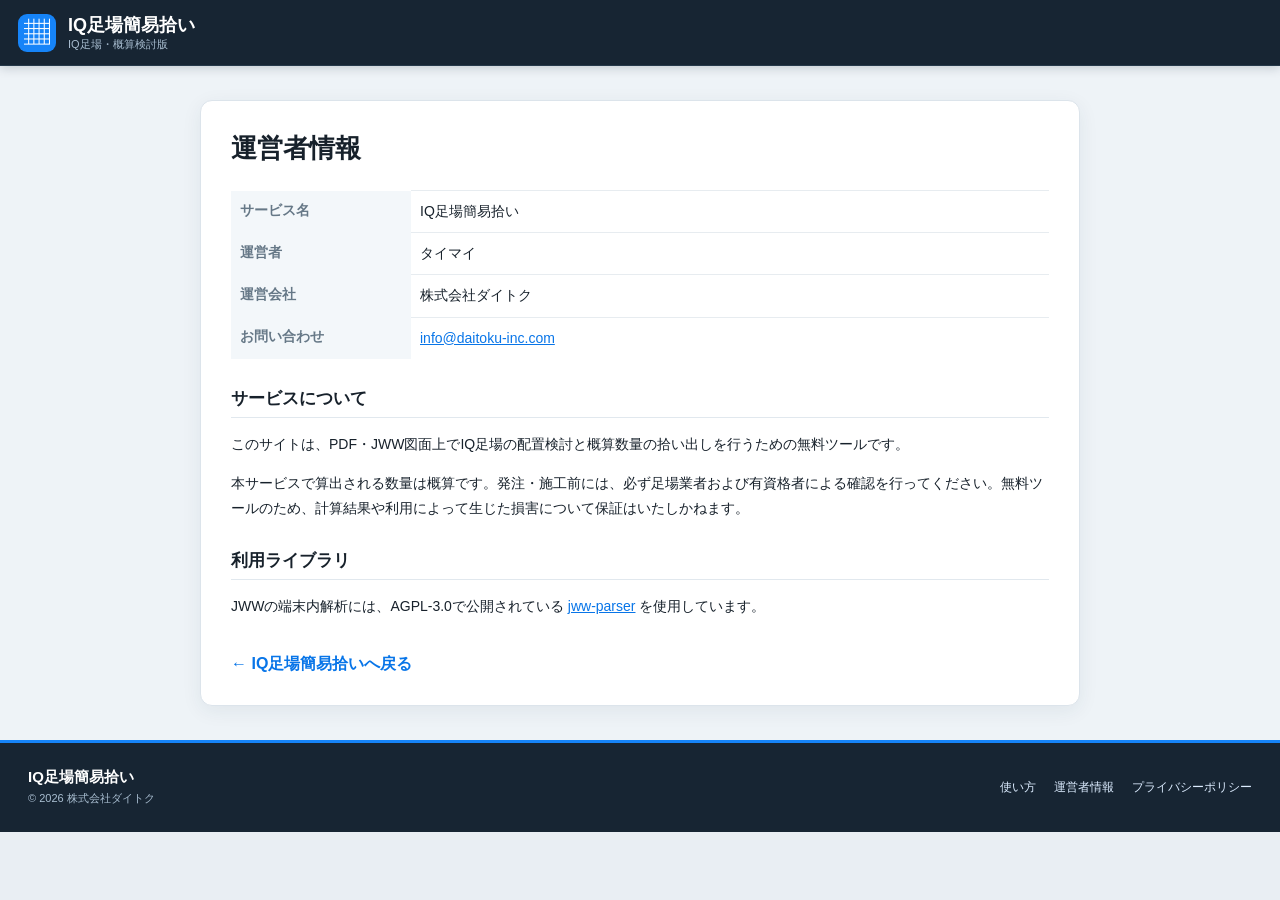
<file: operator.html>
<!doctype html>
<html lang="ja">
<head>
  <meta charset="UTF-8">
  <meta name="viewport" content="width=device-width,initial-scale=1">
  <meta name="description" content="IQ足場簡易拾いの運営者情報">
  <title>運営者情報｜IQ足場簡易拾い</title>
  <link rel="stylesheet" href="./style.css?v=32">
</head>
<body class="legal-body">
  <header class="topbar">
    <div class="brand-mark">▦</div>
    <div class="brand"><h1>IQ足場簡易拾い</h1><span>IQ足場・概算検討版</span></div>
  </header>
  <main class="legal-main">
    <h1>運営者情報</h1>
    <table>
      <tbody>
        <tr><th>サービス名</th><td>IQ足場簡易拾い</td></tr>
        <tr><th>運営者</th><td>タイマイ</td></tr>
        <tr><th>運営会社</th><td>株式会社ダイトク</td></tr>
        <tr><th>お問い合わせ</th><td><a href="mailto:info@daitoku-inc.com">info@daitoku-inc.com</a></td></tr>
      </tbody>
    </table>
    <h2>サービスについて</h2>
    <p>このサイトは、PDF・JWW図面上でIQ足場の配置検討と概算数量の拾い出しを行うための無料ツールです。</p>
    <p>本サービスで算出される数量は概算です。発注・施工前には、必ず足場業者および有資格者による確認を行ってください。無料ツールのため、計算結果や利用によって生じた損害について保証はいたしかねます。</p>
    <h2>利用ライブラリ</h2>
    <p>JWWの端末内解析には、AGPL-3.0で公開されている <a href="https://github.com/ArchivierteRepositories/jww-parser" target="_blank" rel="noopener">jww-parser</a> を使用しています。</p>
    <a class="back-link" href="./">← IQ足場簡易拾いへ戻る</a>
  </main>
  <footer class="page-footer">
    <div><strong>IQ足場簡易拾い</strong><span>© 2026 株式会社ダイトク</span></div>
    <nav><a href="./tutorial.html">使い方</a><a href="./operator.html">運営者情報</a><a href="./privacy.html">プライバシーポリシー</a></nav>
  </footer>
</body>
</html>
</file>
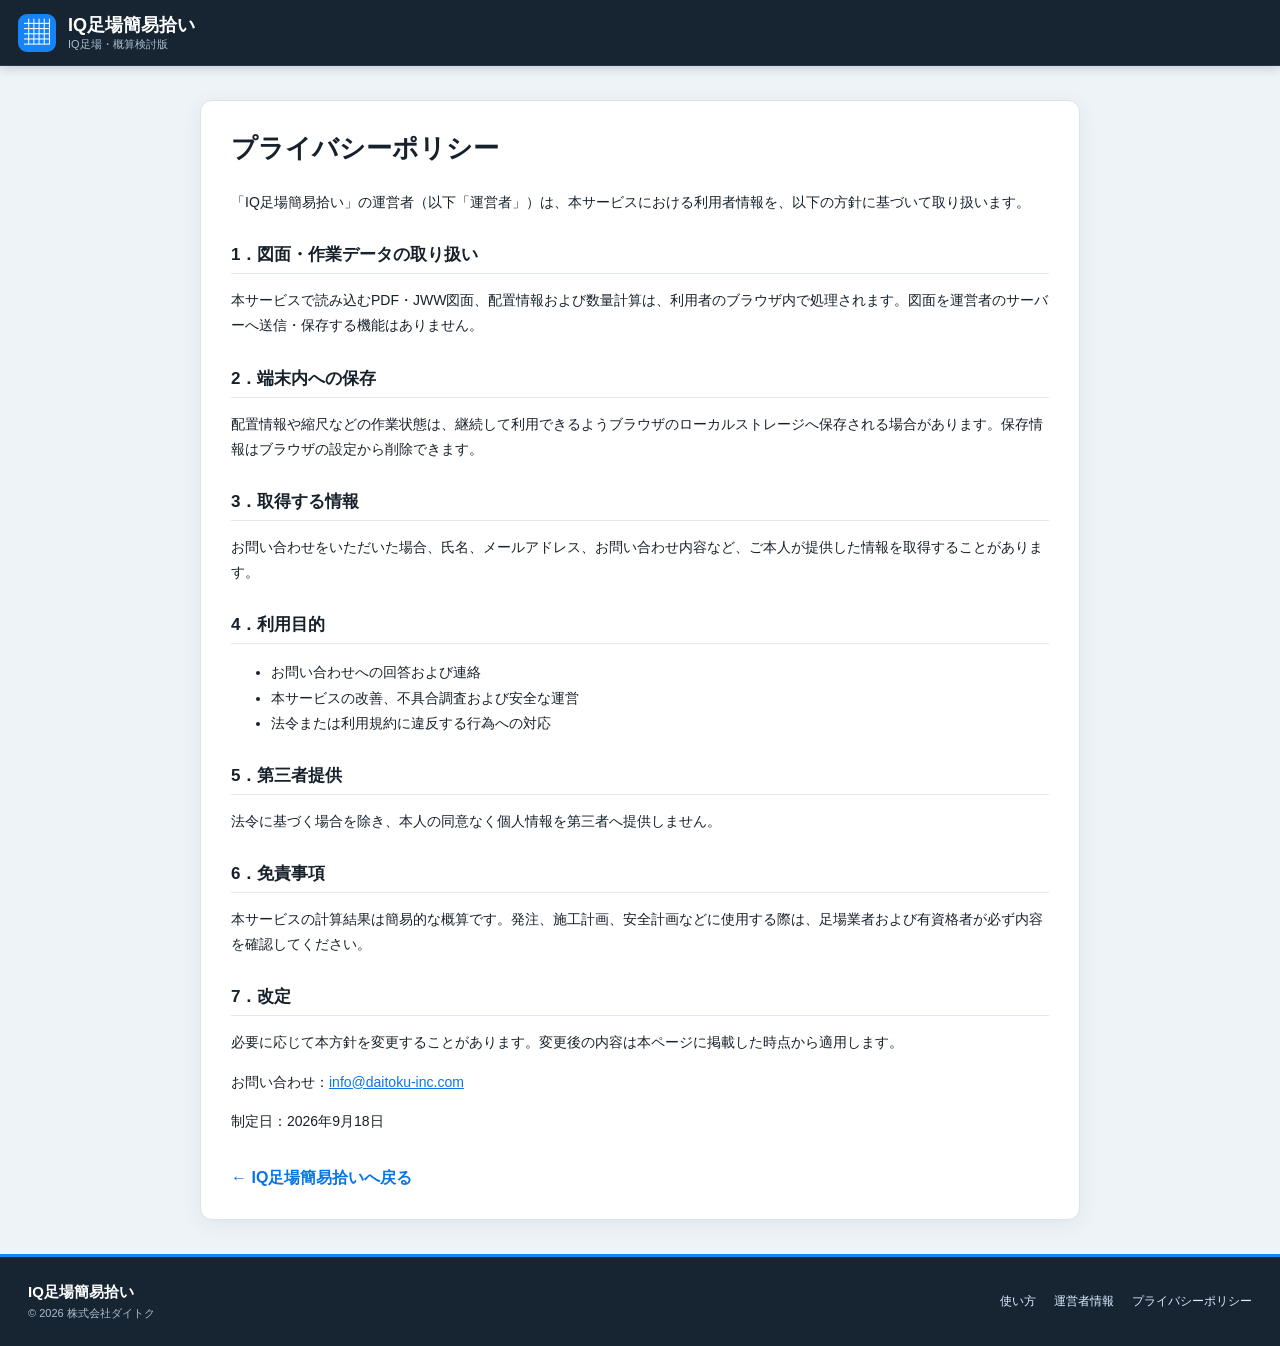
<file: privacy.html>
<!doctype html>
<html lang="ja">
<head>
  <meta charset="UTF-8">
  <meta name="viewport" content="width=device-width,initial-scale=1">
  <meta name="description" content="IQ足場簡易拾いのプライバシーポリシー">
  <title>プライバシーポリシー｜IQ足場簡易拾い</title>
  <link rel="stylesheet" href="./style.css?v=32">
</head>
<body class="legal-body">
  <header class="topbar">
    <div class="brand-mark">▦</div>
    <div class="brand"><h1>IQ足場簡易拾い</h1><span>IQ足場・概算検討版</span></div>
  </header>
  <main class="legal-main">
    <h1>プライバシーポリシー</h1>
    <p>「IQ足場簡易拾い」の運営者（以下「運営者」）は、本サービスにおける利用者情報を、以下の方針に基づいて取り扱います。</p>

    <h2>1．図面・作業データの取り扱い</h2>
    <p>本サービスで読み込むPDF・JWW図面、配置情報および数量計算は、利用者のブラウザ内で処理されます。図面を運営者のサーバーへ送信・保存する機能はありません。</p>

    <h2>2．端末内への保存</h2>
    <p>配置情報や縮尺などの作業状態は、継続して利用できるようブラウザのローカルストレージへ保存される場合があります。保存情報はブラウザの設定から削除できます。</p>

    <h2>3．取得する情報</h2>
    <p>お問い合わせをいただいた場合、氏名、メールアドレス、お問い合わせ内容など、ご本人が提供した情報を取得することがあります。</p>

    <h2>4．利用目的</h2>
    <ul>
      <li>お問い合わせへの回答および連絡</li>
      <li>本サービスの改善、不具合調査および安全な運営</li>
      <li>法令または利用規約に違反する行為への対応</li>
    </ul>

    <h2>5．第三者提供</h2>
    <p>法令に基づく場合を除き、本人の同意なく個人情報を第三者へ提供しません。</p>

    <h2>6．免責事項</h2>
    <p>本サービスの計算結果は簡易的な概算です。発注、施工計画、安全計画などに使用する際は、足場業者および有資格者が必ず内容を確認してください。</p>

    <h2>7．改定</h2>
    <p>必要に応じて本方針を変更することがあります。変更後の内容は本ページに掲載した時点から適用します。</p>
    <p>お問い合わせ：<a href="mailto:info@daitoku-inc.com">info@daitoku-inc.com</a></p>
    <p>制定日：2026年9月18日</p>
    <a class="back-link" href="./">← IQ足場簡易拾いへ戻る</a>
  </main>
  <footer class="page-footer">
    <div><strong>IQ足場簡易拾い</strong><span>© 2026 株式会社ダイトク</span></div>
    <nav><a href="./tutorial.html">使い方</a><a href="./operator.html">運営者情報</a><a href="./privacy.html">プライバシーポリシー</a></nav>
  </footer>
</body>
</html>
</file>
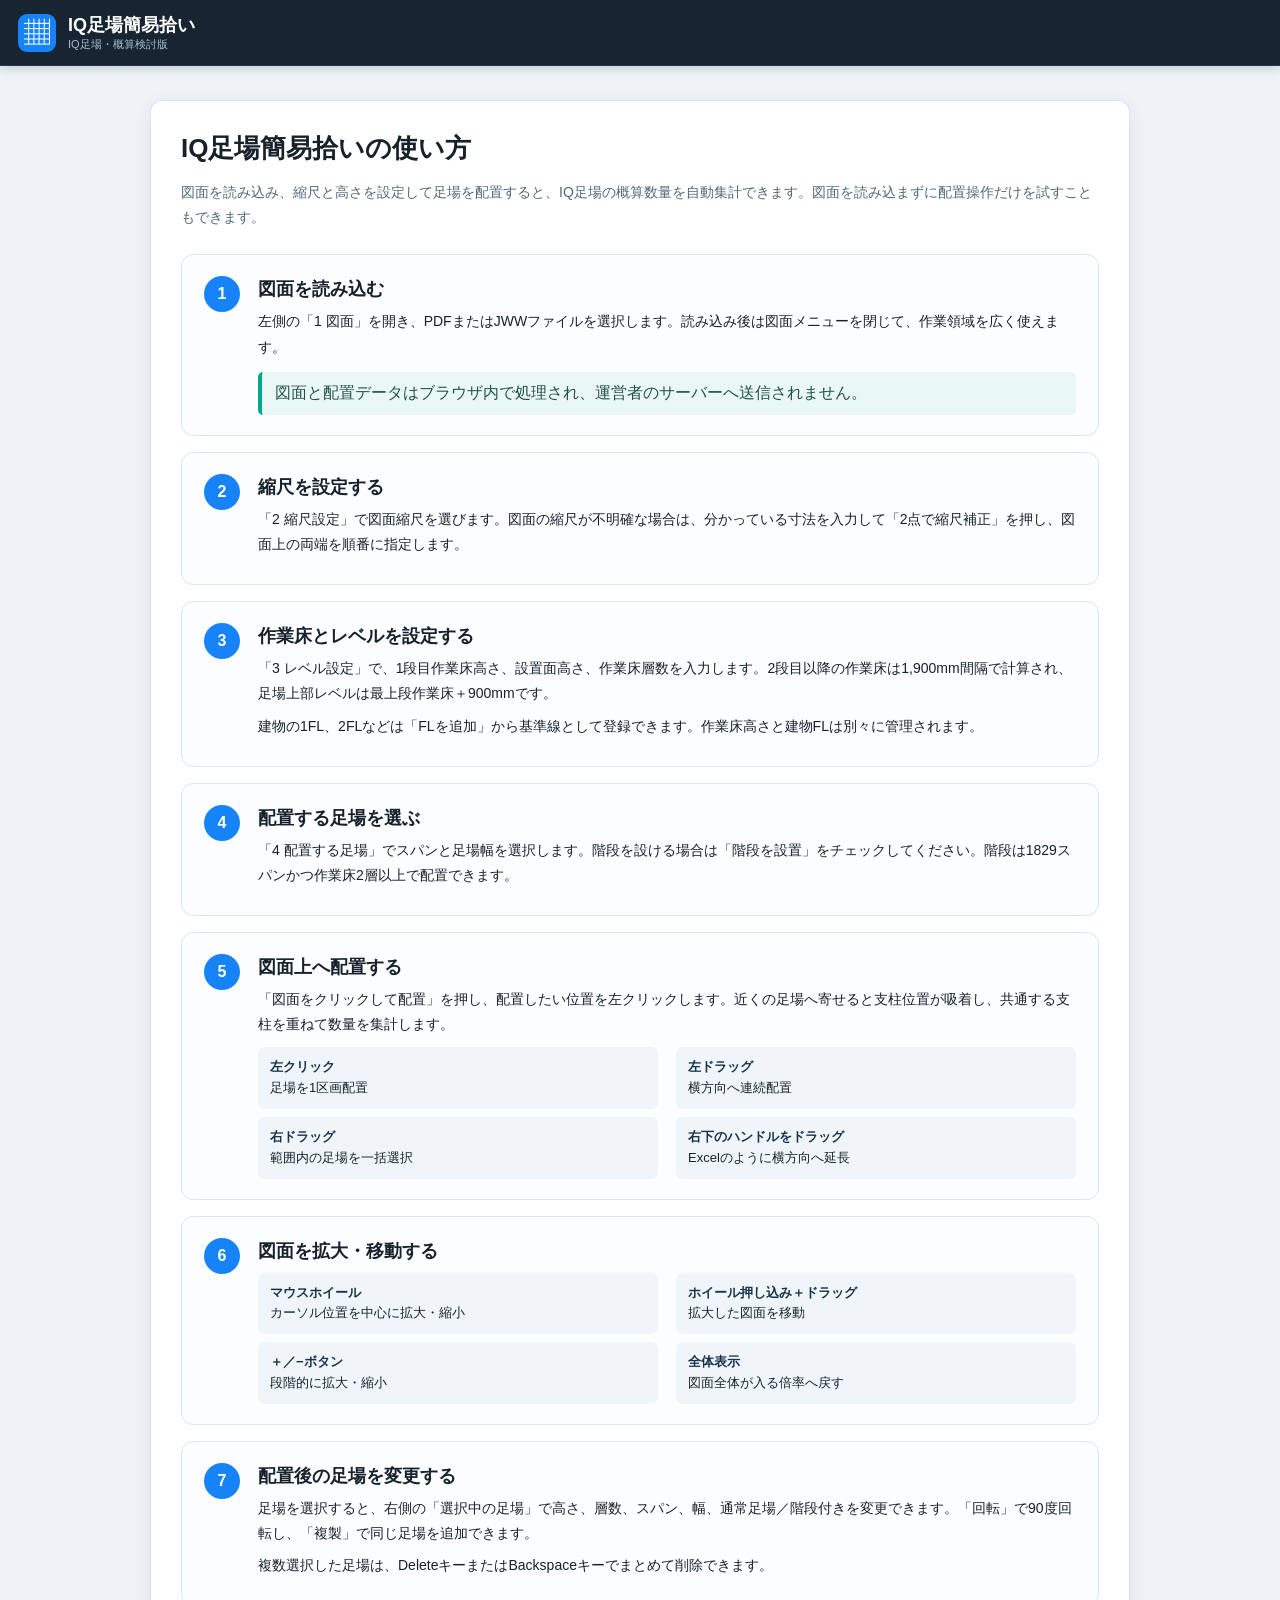
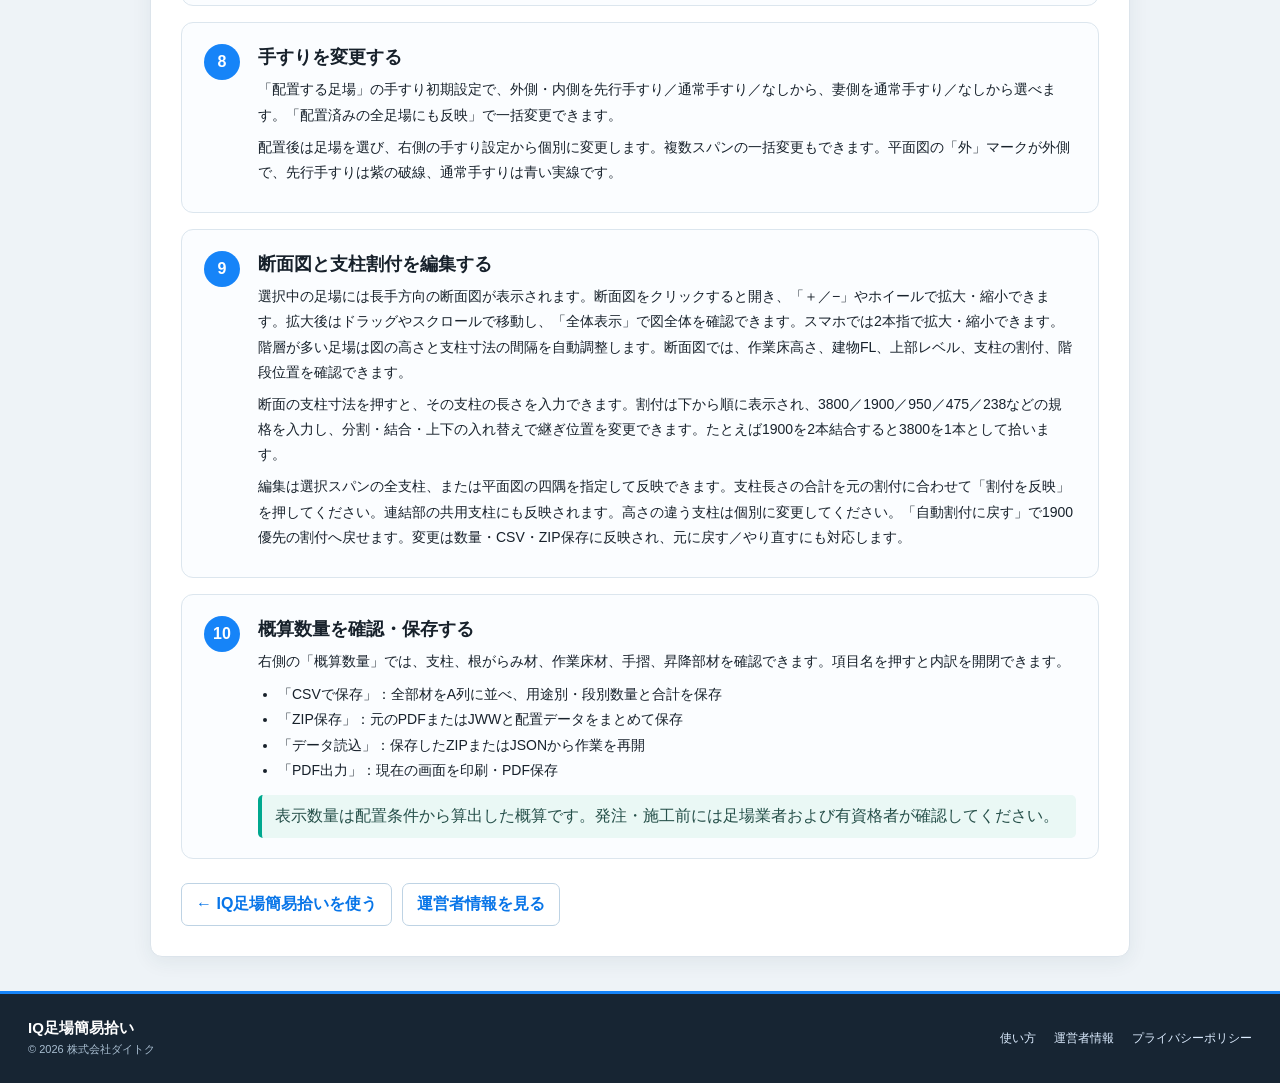
<file: tutorial.html>
<!doctype html>
<html lang="ja">
<head>
  <meta charset="UTF-8">
  <meta name="viewport" content="width=device-width,initial-scale=1">
  <meta name="description" content="IQ足場簡易拾いの使い方。図面読込、縮尺設定、足場配置、数量拾い、保存方法を説明します。">
  <title>使い方｜IQ足場簡易拾い</title>
  <link rel="stylesheet" href="./style.css?v=36">
</head>
<body class="legal-body">
  <header class="topbar">
    <div class="brand-mark">▦</div>
    <div class="brand"><h1>IQ足場簡易拾い</h1><span>IQ足場・概算検討版</span></div>
  </header>

  <main class="legal-main tutorial-main">
    <h1>IQ足場簡易拾いの使い方</h1>
    <p class="tutorial-lead">図面を読み込み、縮尺と高さを設定して足場を配置すると、IQ足場の概算数量を自動集計できます。図面を読み込まずに配置操作だけを試すこともできます。</p>

    <div class="tutorial-steps">
      <section class="tutorial-step">
        <h2>図面を読み込む</h2>
        <p>左側の「1 図面」を開き、PDFまたはJWWファイルを選択します。読み込み後は図面メニューを閉じて、作業領域を広く使えます。</p>
        <div class="tutorial-tip">図面と配置データはブラウザ内で処理され、運営者のサーバーへ送信されません。</div>
      </section>

      <section class="tutorial-step">
        <h2>縮尺を設定する</h2>
        <p>「2 縮尺設定」で図面縮尺を選びます。図面の縮尺が不明確な場合は、分かっている寸法を入力して「2点で縮尺補正」を押し、図面上の両端を順番に指定します。</p>
      </section>

      <section class="tutorial-step">
        <h2>作業床とレベルを設定する</h2>
        <p>「3 レベル設定」で、1段目作業床高さ、設置面高さ、作業床層数を入力します。2段目以降の作業床は1,900mm間隔で計算され、足場上部レベルは最上段作業床＋900mmです。</p>
        <p>建物の1FL、2FLなどは「FLを追加」から基準線として登録できます。作業床高さと建物FLは別々に管理されます。</p>
      </section>

      <section class="tutorial-step">
        <h2>配置する足場を選ぶ</h2>
        <p>「4 配置する足場」でスパンと足場幅を選択します。階段を設ける場合は「階段を設置」をチェックしてください。階段は1829スパンかつ作業床2層以上で配置できます。</p>
      </section>

      <section class="tutorial-step">
        <h2>図面上へ配置する</h2>
        <p>「図面をクリックして配置」を押し、配置したい位置を左クリックします。近くの足場へ寄せると支柱位置が吸着し、共通する支柱を重ねて数量を集計します。</p>
        <div class="tutorial-controls">
          <div><strong>左クリック</strong>足場を1区画配置</div>
          <div><strong>左ドラッグ</strong>横方向へ連続配置</div>
          <div><strong>右ドラッグ</strong>範囲内の足場を一括選択</div>
          <div><strong>右下のハンドルをドラッグ</strong>Excelのように横方向へ延長</div>
        </div>
      </section>

      <section class="tutorial-step">
        <h2>図面を拡大・移動する</h2>
        <div class="tutorial-controls">
          <div><strong>マウスホイール</strong>カーソル位置を中心に拡大・縮小</div>
          <div><strong>ホイール押し込み＋ドラッグ</strong>拡大した図面を移動</div>
          <div><strong>＋／−ボタン</strong>段階的に拡大・縮小</div>
          <div><strong>全体表示</strong>図面全体が入る倍率へ戻す</div>
        </div>
      </section>

      <section class="tutorial-step">
        <h2>配置後の足場を変更する</h2>
        <p>足場を選択すると、右側の「選択中の足場」で高さ、層数、スパン、幅、通常足場／階段付きを変更できます。「回転」で90度回転し、「複製」で同じ足場を追加できます。</p>
        <p>複数選択した足場は、DeleteキーまたはBackspaceキーでまとめて削除できます。</p>
      </section>

      <section class="tutorial-step">
        <h2>手すりを変更する</h2>
        <p>「配置する足場」の手すり初期設定で、外側・内側を先行手すり／通常手すり／なしから、妻側を通常手すり／なしから選べます。「配置済みの全足場にも反映」で一括変更できます。</p>
        <p>配置後は足場を選び、右側の手すり設定から個別に変更します。複数スパンの一括変更もできます。平面図の「外」マークが外側で、先行手すりは紫の破線、通常手すりは青い実線です。</p>
      </section>
      <section class="tutorial-step">
        <h2>断面図と支柱割付を編集する</h2>
        <p>選択中の足場には長手方向の断面図が表示されます。断面図をクリックすると開き、「＋／−」やホイールで拡大・縮小できます。拡大後はドラッグやスクロールで移動し、「全体表示」で図全体を確認できます。スマホでは2本指で拡大・縮小できます。階層が多い足場は図の高さと支柱寸法の間隔を自動調整します。断面図では、作業床高さ、建物FL、上部レベル、支柱の割付、階段位置を確認できます。</p><p>断面の支柱寸法を押すと、その支柱の長さを入力できます。割付は下から順に表示され、3800／1900／950／475／238などの規格を入力し、分割・結合・上下の入れ替えで継ぎ位置を変更できます。たとえば1900を2本結合すると3800を1本として拾います。</p><p>編集は選択スパンの全支柱、または平面図の四隅を指定して反映できます。支柱長さの合計を元の割付に合わせて「割付を反映」を押してください。連結部の共用支柱にも反映されます。高さの違う支柱は個別に変更してください。「自動割付に戻す」で1900優先の割付へ戻せます。変更は数量・CSV・ZIP保存に反映され、元に戻す／やり直すにも対応します。</p>
      </section>

      <section class="tutorial-step">
        <h2>概算数量を確認・保存する</h2>
        <p>右側の「概算数量」では、支柱、根がらみ材、作業床材、手摺、昇降部材を確認できます。項目名を押すと内訳を開閉できます。</p>
        <ul>
          <li>「CSVで保存」：全部材をA列に並べ、用途別・段別数量と合計を保存</li>
          <li>「ZIP保存」：元のPDFまたはJWWと配置データをまとめて保存</li>
          <li>「データ読込」：保存したZIPまたはJSONから作業を再開</li>
          <li>「PDF出力」：現在の画面を印刷・PDF保存</li>
        </ul>
        <div class="tutorial-tip">表示数量は配置条件から算出した概算です。発注・施工前には足場業者および有資格者が確認してください。</div>
      </section>
    </div>

    <div class="tutorial-actions">
      <a class="back-link" href="./">← IQ足場簡易拾いを使う</a>
      <a class="back-link" href="./operator.html">運営者情報を見る</a>
    </div>
  </main>

  <footer class="page-footer">
    <div><strong>IQ足場簡易拾い</strong><span>© 2026 株式会社ダイトク</span></div>
    <nav><a href="./tutorial.html">使い方</a><a href="./operator.html">運営者情報</a><a href="./privacy.html">プライバシーポリシー</a></nav>
  </footer>
</body>
</html>
</file>
<file: style.css>
:root{font-family:-apple-system, BlinkMacSystemFont, "Segoe UI", "Noto Sans JP", "Yu Gothic", sans-serif;color:#17212b;background:#e9eef3;font-size:16px}*{box-sizing:border-box}body{margin:0;min-height:100vh}button,input,select{font:inherit}button,.btn{touch-action:manipulation}.hidden{display:none!important}
.topbar{height:66px;display:flex;align-items:center;gap:12px;padding:0 18px;background:#172533;color:#fff;border-bottom:1px solid #26394a;box-shadow:0 2px 10px #0f1c2830;position:relative;z-index:20}.brand-mark{width:38px;height:38px;display:grid;place-items:center;border-radius:9px;background:#1684f8;font-size:26px}.brand h1{margin:0;font-size:18px}.brand span{display:block;color:#a9bed1;font-size:11px}.top-actions{margin-left:auto;display:flex;gap:8px}.btn{height:36px;padding:0 13px;border:1px solid transparent;border-radius:7px;display:inline-flex;align-items:center;justify-content:center;gap:6px;font-size:13px;font-weight:700;cursor:pointer}.btn.primary{background:#1684f8;color:#fff}.btn.secondary{background:#263746;border-color:#536575;color:#fff}.btn.outline{background:#fff;border-color:#cbd6df;color:#32495d}.btn:disabled{opacity:.45;cursor:not-allowed}.full{width:100%;margin-top:10px}
.workspace{height:calc(100vh - 66px);display:grid;grid-template-columns:284px minmax(420px,1fr) 310px;overflow:hidden}.panel{background:#fff;overflow-y:auto;scrollbar-width:thin}.left-panel{border-right:1px solid #dbe3ea}.right-panel{border-left:1px solid #dbe3ea;padding:16px}.left-panel section{padding:18px;border-bottom:1px solid #e6ebf0}.section-title{display:flex;align-items:center;gap:9px;margin-bottom:14px}.section-title b{width:23px;height:23px;display:grid;place-items:center;border-radius:6px;background:#e5f1fe;color:#0875e8;font-size:12px}.section-title h2,.card-title h2{margin:0;font-size:15px}.left-panel label,.card label{display:block;color:#617181;font-size:12px;font-weight:700;margin:0 0 6px}input,select{width:100%;height:36px;border:1px solid #d5dee7;border-radius:7px;background:#fff;padding:0 10px;color:#263747;outline:none}input:focus,select:focus{border-color:#4a97eb;box-shadow:0 0 0 3px #4a97eb28}
.pdf-drop{min-height:92px;padding:12px;border:1.5px dashed #9eb7cb!important;border-radius:10px;background:#f7fbff;display:grid!important;place-items:center;gap:4px;cursor:pointer}.pdf-drop:hover{border-color:#1684f8!important;background:#eff7ff}.upload-icon{color:#1684f8;font-size:24px}.pdf-drop strong{max-width:220px;overflow:hidden;text-overflow:ellipsis;white-space:nowrap;font-size:13px}.pdf-drop small{font-size:11px;color:#7b8b98}.page-nav{display:flex;align-items:center;justify-content:center;gap:12px;margin-top:10px;font-size:12px}.page-nav button{width:32px;height:30px;border:1px solid #d5dee7;border-radius:6px;background:#fff}.calibration{margin-top:11px;padding:11px;border-radius:9px;background:#f5f8fb}
.span-grid{display:grid;grid-template-columns:repeat(3,1fr);gap:6px;margin-bottom:12px}.span-grid button{padding:9px 4px 7px;border:1px solid #d5dee7;border-radius:7px;background:#fff;color:#3f5263;font-size:13px;font-weight:800;cursor:pointer;box-shadow:inset 0 3px 0 transparent}.span-grid small{display:block;color:#8a98a4;font-size:9px;font-weight:500}.span-grid button:hover,.span-grid button.active{border-color:var(--c);box-shadow:inset 0 3px 0 var(--c);background:color-mix(in srgb,var(--c) 8%,white)}.two-fields{display:grid;grid-template-columns:1fr 1fr;gap:8px}
.drawing-area{min-width:0;display:grid;grid-template-rows:50px minmax(0,1fr) 28px;background:#cbd4dc}.toolbar{display:flex;align-items:center;justify-content:space-between;padding:0 10px;background:#fff;border-bottom:1px solid #dbe3ea;box-shadow:0 1px 5px #23415a14;z-index:5}.toolbar>div{display:flex;align-items:center;gap:3px}.tool,.icon-btn{height:34px;border:0;border-radius:6px;background:transparent;color:#42596b;font-size:13px;cursor:pointer}.tool{padding:0 10px}.icon-btn{width:34px;font-size:20px}.tool:hover,.icon-btn:hover,.tool.active{background:#eaf2fb;color:#175b9e}.toolbar i{width:1px;height:22px;background:#dce3e9;margin:0 4px}.toolbar #zoomLabel{min-width:45px;text-align:center;font-size:12px;color:#50606f}.canvas-scroll{overflow:auto;padding:34px;scrollbar-width:thin}.drawing-stage{position:relative;margin:auto;width:1120px;height:760px;min-width:600px;min-height:500px;overflow:hidden;background-color:#fff;background-image:linear-gradient(#e4ebf160 1px,transparent 1px),linear-gradient(90deg,#e4ebf160 1px,transparent 1px);background-size:20px 20px;box-shadow:0 7px 24px #21364636;user-select:none}.drawing-stage.tool-add{cursor:crosshair}.drawing-stage.tool-calibrate{cursor:cell}#pdfCanvas{position:absolute;inset:0;opacity:0;pointer-events:none}#pdfCanvas.visible{opacity:1}.empty-plan{position:absolute;inset:0;display:grid;place-content:center;justify-items:center;gap:8px;color:#7c8c99;pointer-events:none}.empty-plan>span{font-size:60px;color:#a6b5c1}.empty-plan strong{font-size:16px;color:#536675}.empty-plan small{font-size:12px}
.scaffold-block{position:absolute;min-width:10px;min-height:10px;padding:0;border:2px solid;border-radius:2px;display:grid;place-items:center;cursor:grab;color:#17334c;font-weight:900;box-shadow:inset 0 0 0 1px #ffffffb8,0 1px 3px #20344328}.scaffold-block:active{cursor:grabbing}.scaffold-block:before,.scaffold-block:after{content:"";position:absolute;inset:4px 50% 4px auto;border-left:1px solid var(--c);opacity:.65}.scaffold-block:after{inset:50% 4px auto 4px;border-left:0;border-top:1px solid var(--c)}.scaffold-block.selected{outline:3px solid #102b42;outline-offset:2px;z-index:4}.block-size{position:relative;z-index:2;display:grid;place-items:center;height:16px;padding:0 3px;border-radius:8px;background:#fffffff0;white-space:nowrap;font-size:8px;line-height:1;letter-spacing:-.2px;box-shadow:0 1px 3px #0002;pointer-events:none}#postsLayer{position:absolute;inset:0;z-index:6;pointer-events:none}.post-dot{position:absolute;width:10px;height:10px;transform:translate(-50%,-50%);border:2px solid #102b42;border-radius:50%;background:#fff;box-shadow:0 0 0 1px #ffffffcc}.post-dot.selected-post{background:#102b42;border-color:#fff;box-shadow:0 0 0 2px #102b42}.cal-point{position:absolute;transform:translate(-50%,-50%);width:24px;height:24px;display:grid;place-items:center;border-radius:50%;background:#e53253;color:#fff;border:3px solid #fff;box-shadow:0 2px 7px #0004;font-size:10px;font-weight:800;z-index:8}.statusbar{display:flex;justify-content:space-between;align-items:center;padding:0 12px;background:#f8fafc;border-top:1px solid #dbe3ea;color:#647485;font-size:11px}
.card{border:1px solid #dce4eb;border-radius:11px;background:#fff;padding:14px;box-shadow:0 2px 8px #18324a0b}.card.summary{margin-top:12px}.card-title{display:flex;align-items:center;justify-content:space-between;gap:8px;margin-bottom:14px}.badge{padding:3px 8px;border-radius:20px;background:#0d72df;color:#fff;font-size:10px}.badge.pale{border:1px solid #d5dee7;background:#fff;color:#5e7080}.empty-selection{padding:12px;border-radius:8px;background:#f5f8fa;color:#758593;font-size:12px;line-height:1.65}.selected-spec{display:flex;align-items:center;gap:6px;padding:10px;margin-bottom:12px;border-radius:8px;background:#f3f7fa}.selected-spec i{width:5px;height:25px;border-radius:3px}.selected-spec strong{font-size:16px}.selected-spec small{color:#788895}.levels{display:flex;justify-content:space-between;color:#607080;font-size:12px}.selection-actions{display:grid;grid-template-columns:1fr 1fr 1fr;gap:5px}.selection-actions button{height:34px;border:1px solid #d5dee7;border-radius:6px;background:#fff;font-size:11px;font-weight:700}.selection-actions .danger{color:#c92c48}
.metrics{display:grid;grid-template-columns:repeat(3,1fr);gap:5px;margin-bottom:12px}.metrics div{padding:9px 4px 8px;border-radius:8px;background:#edf4fa;text-align:center}.metrics span{display:block;color:#637587;font-size:10px}.metrics strong{font-size:18px;margin-right:2px}.metrics small{font-size:9px;color:#6c7b88}.table-wrap{max-height:280px;overflow:auto;margin-bottom:10px;border:1px solid #e2e8ed;border-radius:8px}table{width:100%;border-collapse:collapse;font-size:12px}th{position:sticky;top:0;padding:7px 9px;background:#f3f6f8;color:#667887;text-align:left;font-size:10px}th:last-child,td:last-child{text-align:right}td{padding:8px 9px;border-top:1px solid #e7ecf0}td small{display:block;color:#8b98a3;font-size:9px}td strong{font-size:13px}.zero{padding:22px 8px!important;text-align:center!important;color:#82909a}.disclaimer{margin:10px 0 0;padding-top:9px;border-top:1px solid #e7ecf0;color:#7a8995;font-size:10px;line-height:1.55}
@media(max-width:1080px){.workspace{grid-template-columns:248px minmax(380px,1fr) 270px}.right-panel{padding:10px}.left-panel section{padding:14px}.selection-actions{grid-template-columns:1fr}}
@media(max-width:820px){.topbar{height:auto;min-height:62px;padding:9px 11px;flex-wrap:wrap}.brand span{display:none}.top-actions{width:100%;order:3}.top-actions>*{flex:1}.workspace{height:auto;display:flex;flex-direction:column;overflow:visible}.panel{overflow:visible}.left-panel{display:grid;grid-template-columns:1fr 1fr;border:0}.left-panel section:last-child{grid-column:1/-1}.drawing-area{min-height:650px;order:2;grid-template-rows:50px 570px 30px}.right-panel{order:3;display:grid;grid-template-columns:1fr 1fr;gap:10px;border:0;padding:12px}.card.summary{margin:0}}
@media(max-width:560px){.brand h1{font-size:16px}.top-actions .btn{font-size:11px;padding:0 6px}.left-panel{display:block}.drawing-area{min-height:570px;grid-template-rows:48px 492px 30px}.tool{font-size:0;width:38px}.tool:first-letter{font-size:18px}.canvas-scroll{padding:18px}.right-panel{display:block}.card.summary{margin-top:10px}.selection-actions{grid-template-columns:1fr 1fr 1fr}}
@media print{.topbar,.left-panel,.toolbar,.statusbar,.card:first-child,.summary .btn,.disclaimer{display:none!important}.workspace{display:grid;height:auto;grid-template-columns:1fr 260px;overflow:visible}.drawing-area{display:block;background:#fff}.canvas-scroll{overflow:visible;padding:0}.drawing-stage{transform:scale(.72);transform-origin:top left;box-shadow:none}.right-panel{display:block;overflow:visible;border:0}.card.summary{margin:0;box-shadow:none}}

/* v5: 図面を主役にした横長配置と開閉式集計パネル */
.workspace{grid-template-columns:250px minmax(420px,1fr) 310px;transition:grid-template-columns .2s ease}.workspace.right-collapsed{grid-template-columns:250px minmax(420px,1fr) 0}.left-panel{overflow-y:auto}.drawing-area{grid-template-rows:46px minmax(0,1fr) 88px 26px}.canvas-scroll{padding:16px}.range-help{margin-left:8px;color:#8795a1;font-size:10px}.fit-btn{height:30px;padding:0 9px;border:1px solid #d5dee7;border-radius:6px;background:#fff;color:#42596b;font-size:11px;cursor:pointer}
.placement-bar{display:flex;align-items:center;gap:10px;min-width:0;padding:8px 12px;background:#fff;border-top:1px solid #d5dee7;box-shadow:0 -2px 8px #18324a12;z-index:9}.placement-title{display:flex;align-items:center;gap:7px;flex:0 0 auto;font-size:13px;font-weight:800}.placement-title b{width:23px;height:23px;display:grid;place-items:center;border-radius:6px;background:#e5f1fe;color:#0875e8;font-size:12px}.placement-bar label{display:block;margin:0 0 3px;color:#617181;font-size:10px;font-weight:700}.placement-spans{flex:1 1 330px;min-width:270px}.placement-bar .span-grid{grid-template-columns:repeat(5,minmax(44px,1fr));gap:5px;margin:0}.placement-bar .span-grid button{height:52px;padding:7px 3px 4px}.placement-field{flex:0 0 112px}.placement-field input,.placement-field select{height:34px}.height-result{flex:0 0 104px;padding:7px 8px;border-radius:7px;background:#edf4fa;text-align:center}.height-result span{display:block;color:#637587;font-size:9px}.height-result strong{font-size:12px;white-space:nowrap}.placement-add{flex:0 0 178px;height:42px;margin:14px 0 0;padding:0 9px}
.right-panel{position:relative;width:310px;padding:12px;overflow:visible;transition:width .2s ease,padding .2s ease}.right-panel-content{height:100%;overflow-y:auto;scrollbar-width:thin}.right-panel.collapsed{width:0;padding:0;border:0}.right-panel.collapsed .right-panel-content{display:none}.panel-toggle{position:absolute;left:-34px;top:10px;width:34px;height:42px;border:1px solid #cbd6df;border-right:0;border-radius:8px 0 0 8px;background:#fff;color:#175b9e;font-size:24px;line-height:1;cursor:pointer;box-shadow:-2px 2px 8px #18324a18;z-index:20}.actual-height{display:flex;justify-content:space-between;margin:9px 0;padding:8px;border-radius:7px;background:#edf4fa;color:#607080;font-size:11px}.actual-height strong{color:#17334c}
#selectionLayer{position:absolute;inset:0;z-index:7;pointer-events:none}.marquee{position:absolute;border:1.5px dashed #0875e8;background:#1684f826;box-shadow:0 0 0 1px #fff8 inset}.drawing-stage.tool-select{cursor:default}.drawing-stage.range-selecting{cursor:crosshair}.scaffold-block.selected{outline-color:#102b42}.scaffold-block.multi-selected{outline:3px solid #e53253;outline-offset:2px;z-index:4}

@media(max-width:1180px){.workspace{grid-template-columns:220px minmax(380px,1fr) 285px}.workspace.right-collapsed{grid-template-columns:220px minmax(380px,1fr) 0}.placement-bar{gap:6px;padding:7px 8px}.placement-title span{display:none}.placement-spans{min-width:245px}.placement-field{flex-basis:96px}.height-result{display:none}.placement-add{flex-basis:145px;font-size:11px}.right-panel{width:285px}}
@media(max-width:820px){.workspace,.workspace.right-collapsed{height:auto;display:flex;overflow:visible}.left-panel{display:grid;grid-template-columns:1fr 1fr}.drawing-area{min-height:720px;grid-template-rows:48px 500px auto 30px}.placement-bar{flex-wrap:wrap}.placement-title span{display:inline}.placement-spans{flex-basis:100%}.placement-field{flex:1 1 28%}.height-result{display:block;flex:1 1 28%}.placement-add{flex:1 1 100%;margin:0}.right-panel,.right-panel.collapsed{width:auto;padding:12px;border:0}.right-panel.collapsed{height:0;padding:0}.right-panel.collapsed .right-panel-content{display:none}.panel-toggle{left:auto;right:12px;top:-44px;border:1px solid #cbd6df;border-radius:8px}.right-panel-content{overflow:visible}}
@media(max-width:560px){.drawing-area{min-height:780px;grid-template-rows:48px 450px auto 30px}.range-help{display:none}.fit-btn{font-size:0;width:32px;padding:0}.fit-btn:after{content:"⊡";font-size:18px}.placement-field{flex-basis:45%}.height-result{flex-basis:45%}}
@media print{.placement-bar,.panel-toggle{display:none!important}}

/* v19: FL入力と横方向フィルハンドル */
.resize-handle{position:absolute;right:-6px;bottom:-6px;width:12px;height:12px;border:2px solid #fff;border-radius:3px;background:#1684f8;box-shadow:0 0 0 1px #0d5fae;cursor:ew-resize;z-index:5;opacity:0}.scaffold-block.selected .resize-handle{opacity:1}.scaffold-block.selected .resize-handle:hover{background:#0875e8;transform:scale(1.15)}
.floor-levels-head{display:flex;align-items:center;justify-content:space-between;margin-top:12px}.floor-levels-head label{margin:0}.mini-add,.mini-remove{border:1px solid #b8d4e8;border-radius:5px;background:#f3f9fe;color:#1268ad;font-size:11px;cursor:pointer}.mini-add{padding:4px 7px}.level-rows{display:grid;gap:6px;margin-top:6px}.level-row{display:grid;grid-template-columns:1fr 1fr 26px;align-items:center;gap:6px}.level-row label{margin:0;font-size:11px}.level-row input{height:32px}.mini-remove{width:26px;height:26px;color:#b43a4f;border-color:#e2bac2;background:#fff}
.section-post-mark{fill:#fff;stroke:#183a55;stroke-width:1.3}.section-post-label{fill:#183a55;font-size:7px;font-weight:800}.section-surface-label{fill:#71899b;font-size:7px;font-weight:700}.section-fl-zero{stroke:#a0acb6;stroke-width:.8;stroke-dasharray:3 2}.section-fl-zero-label{fill:#718392;font-size:7px;font-weight:700}
.section-building-level{stroke:#e88b18;stroke-width:1;stroke-dasharray:4 2}.section-building-level-label{fill:#b56200;font-size:6.5px;font-weight:800}

/* v28: 選択変更と断面図の支柱構成 */
.selection-change{margin:10px 0;padding:10px;border:1px solid #d7e3eb;border-radius:8px;background:#f8fbfd}.selection-change>strong{display:block;margin-bottom:8px;color:#26445c;font-size:11px}.selection-change-grid{display:grid;grid-template-columns:1fr 1fr;gap:7px}.selection-change-grid>div:last-child{grid-column:1/-1}.selection-change-grid select{height:32px;font-size:11px}.selection-change .stair-toggle{margin:9px 0 0}
.section-allocation{stroke:#546f83;stroke-width:1}.section-allocation-tick{stroke:#546f83;stroke-width:1}.section-allocation-label{fill:#304f66;font-size:6px;font-weight:800}.section-allocation-title{fill:#173b5a;font-size:6.5px;font-weight:900}.section-building-level-label-bg{fill:#fff;opacity:.9}.section-upper-label-bg{fill:#fff;opacity:.94}
.section-modal-view .section-allocation-label{font-size:6px}.section-modal-view .section-allocation-title{font-size:6.5px}

/* v6: ページ全体のスクロールと共通フッター */
html,body{min-height:100%;overflow-x:hidden}.workspace{height:calc(100svh - 66px);min-height:560px}.left-panel{min-height:0;overscroll-behavior:contain}.page-footer{min-height:92px;display:flex;align-items:center;justify-content:space-between;gap:20px;padding:22px 28px;background:#172533;color:#fff;border-top:3px solid #1684f8}.page-footer div{display:flex;flex-direction:column;gap:4px}.page-footer strong{font-size:15px}.page-footer span{color:#a9bed1;font-size:11px}.page-footer nav{display:flex;gap:18px}.page-footer a{color:#dcecff;font-size:12px;text-decoration:none}.page-footer a:hover{text-decoration:underline}
.legal-body{background:#eef3f7}.legal-body .topbar{position:static}.legal-main{width:min(880px,calc(100% - 32px));margin:34px auto;padding:30px;border:1px solid #dce4eb;border-radius:12px;background:#fff;box-shadow:0 5px 20px #18324a12}.legal-main h1{margin:0 0 24px;font-size:26px}.legal-main h2{margin:28px 0 10px;padding-bottom:7px;border-bottom:1px solid #e1e8ee;font-size:17px}.legal-main p,.legal-main li,.legal-main td,.legal-main th{font-size:14px;line-height:1.8}.legal-main table{margin:0 0 20px}.legal-main th{width:180px;background:#f3f7fa}.legal-main td,.legal-main th{text-align:left;vertical-align:top}.legal-main a{color:#0875e8}.back-link{display:inline-flex;margin-top:20px;color:#0875e8;text-decoration:none;font-weight:700}
.tutorial-main{width:min(980px,calc(100% - 32px))}.tutorial-lead{margin:-10px 0 24px;color:#526879}.tutorial-steps{display:grid;gap:16px;counter-reset:tutorial}.tutorial-step{position:relative;padding:22px 22px 20px 76px;border:1px solid #dce6ee;border-radius:12px;background:#fbfdff}.tutorial-step:before{counter-increment:tutorial;content:counter(tutorial);position:absolute;left:22px;top:21px;width:36px;height:36px;display:grid;place-items:center;border-radius:50%;background:#1684f8;color:#fff;font-weight:800}.tutorial-step h2{margin:0 0 8px;padding:0;border:0;font-size:18px}.tutorial-step p{margin:7px 0}.tutorial-step ul{margin:8px 0 0;padding-left:20px}.tutorial-tip{margin-top:12px;padding:11px 13px;border-left:4px solid #00a88f;border-radius:5px;background:#eaf8f5;color:#254f49}.tutorial-controls{display:grid;grid-template-columns:repeat(2,minmax(0,1fr));gap:8px 18px;margin-top:10px}.tutorial-controls div{padding:10px 12px;border-radius:7px;background:#f0f5f9;font-size:13px;line-height:1.6}.tutorial-controls strong{display:block;color:#17344c}.tutorial-actions{display:flex;flex-wrap:wrap;gap:10px;margin-top:24px}.tutorial-actions .back-link{margin-top:0;padding:10px 14px;border:1px solid #bed3e4;border-radius:7px;background:#fff}
@media(max-width:820px){.workspace{height:auto;min-height:0}.page-footer{flex-direction:column;align-items:flex-start;padding:20px}.page-footer nav{flex-wrap:wrap}.legal-main{margin:20px auto;padding:20px}.legal-main th{width:110px}.tutorial-step{padding:18px 16px 18px 64px}.tutorial-step:before{left:14px;top:16px}.tutorial-controls{grid-template-columns:1fr}}
@media print{.page-footer{display:none!important}}

/* v7: 左側4ステップ、折りたたみ、見やすいズーム操作 */
.workspace{grid-template-columns:270px minmax(420px,1fr) 310px}.workspace.right-collapsed{grid-template-columns:270px minmax(420px,1fr) 0}
.left-panel section,.left-panel section:last-child{padding:0;border-bottom:1px solid #e1e8ee}.setup-section{background:#fff}.section-title.section-toggle{width:100%;min-height:52px;margin:0;padding:12px 15px;border:0;background:#fff;text-align:left;cursor:pointer}.section-title.section-toggle:hover{background:#f5f9fc}.section-title.section-toggle h2{flex:1}.section-chevron{width:26px;height:26px;display:grid;place-items:center;border:1px solid #d6e0e8;border-radius:7px;color:#1768ad;background:#f8fbfd;font-size:18px;font-weight:500}.setup-section.open>.section-title{color:#102f49}.setup-section.open>.section-title .section-chevron{background:#eaf4fe;border-color:#b8d7f3}.section-content{padding:0 15px 16px}.setup-section:not(.open)>.section-content{display:none}.level-fields{display:grid;gap:10px}.left-panel .height-result{display:flex;align-items:center;justify-content:space-between;margin-top:11px;padding:10px 11px;border-radius:8px;background:#edf4fa;text-align:left}.left-panel .height-result span{font-size:11px}.left-panel .height-result strong{font-size:13px}.left-panel .span-grid{grid-template-columns:repeat(3,1fr);margin-bottom:12px}.left-panel #addMode{min-height:42px}
.drawing-area{grid-template-rows:46px minmax(0,1fr) 26px}.toolbar{padding-right:48px}.view-tools{flex:0 0 auto}.zoom-btn{width:36px;height:34px;border:1px solid #b9cad8;border-radius:7px;background:#edf4fa;color:#174f7d;font-size:22px;font-weight:800;line-height:1;cursor:pointer}.zoom-btn:hover{border-color:#1684f8;background:#dfefff}.zoom-btn.zoom-in{border-color:#1684f8;background:#1684f8;color:#fff;box-shadow:0 2px 6px #1684f840}.zoom-btn.zoom-in:hover{background:#0875e8}.canvas-scroll.is-panning,.canvas-scroll.is-panning *{cursor:grabbing!important}.canvas-scroll{overscroll-behavior:contain}
@media(max-width:1180px){.workspace{grid-template-columns:235px minmax(380px,1fr) 285px}.workspace.right-collapsed{grid-template-columns:235px minmax(380px,1fr) 0}.toolbar{padding-right:44px}.section-title.section-toggle{padding:11px 12px}.section-content{padding:0 12px 14px}}
@media(max-width:820px){.left-panel{display:block}.drawing-area{min-height:610px;grid-template-rows:48px 530px 30px}.toolbar{padding-right:52px}}
@media(max-width:560px){.drawing-area{min-height:560px;grid-template-rows:48px 482px 30px}.toolbar{padding-right:48px}.zoom-btn{width:32px}.toolbar #zoomLabel{min-width:38px}.view-tools{gap:2px!important}}
@media print{.section-toggle{display:none!important}}

/* v8: 左メニュー上でもページ全体へスクロールを引き継ぐ */
.left-panel{overscroll-behavior:auto}

/* v9: 概算数量の部材区分 */
.quantity-group th{position:static;padding:9px 10px;border-top:2px solid #cbd9e4;background:#eaf2f8;color:#173b5a;text-align:left;font-size:12px;font-weight:800}.quantity-group:first-child th{border-top:0}.quantity-group small{display:inline;margin-left:7px;color:#687f92;font-size:9px;font-weight:600}

/* v31: 概算数量の区分開閉 */
.quantity-group th{padding:0}.quantity-group-toggle{width:100%;min-height:38px;display:flex;align-items:center;justify-content:space-between;gap:8px;padding:8px 10px;border:0;background:#eaf2f8;color:#173b5a;text-align:left;font-size:12px;font-weight:800;cursor:pointer}.quantity-group-toggle:hover{background:#dceaf4}.quantity-group-toggle span{min-width:0}.quantity-group-toggle i{width:22px;height:22px;display:grid;place-items:center;flex:0 0 auto;border:1px solid #b8cad8;border-radius:5px;background:#fff;color:#1768ad;font-size:15px;font-style:normal;line-height:1}.quantity-item.is-collapsed{display:none}

/* v10: 選択足場の断面図 */
.section-preview{margin:0 0 12px;padding:7px;border:1px solid #d7e3eb;border-radius:9px;background:linear-gradient(#f9fcfe,#edf4f8)}.section-preview svg{display:block;width:100%;height:auto}.section-ground{stroke:#71899b;stroke-width:2}.section-post{stroke:#183a55;stroke-width:4;stroke-linecap:round}.section-floor{stroke:#1684f8;stroke-width:3}.section-brace{stroke:#7b91a2;stroke-width:1.5}.section-jack{fill:#183a55}.section-dimension{stroke:#60788a;stroke-width:1}.section-arrow{fill:#60788a}.section-level{fill:#708393;font-size:8px}.section-width,.section-height{fill:#334e62;font-size:9px;font-weight:700}.section-badge{fill:#0875e8;font-size:10px;font-weight:800}

/* v11: 概算数量の二重スクロールを解消 */
.right-panel-content{padding-bottom:20px}.table-wrap{max-height:none;overflow:visible}

/* v12: 作業床基準の断面図 */
.section-handrail{stroke:#00a88f;stroke-width:2}.section-note{fill:#718392;font-size:7px}.section-badge{font-size:8px}

/* v13: 右パネルのスクロール固定と長手方向立面 */
@media(min-width:821px){.right-panel{display:grid;grid-template-rows:minmax(0,1fr);min-height:0}.right-panel-content{height:auto;min-height:0;overflow-y:auto;overscroll-behavior:auto;scrollbar-gutter:stable;padding-right:3px;padding-bottom:28px}}

/* v14: 1段目作業床と作業床層数 */
.selected-floor-count{margin:10px 0}.selected-floor-count input{height:34px}

/* v16: 階段の個別配置と複数区画立面 */
.stair-option{display:flex!important;align-items:center;gap:9px;margin-top:12px!important;padding:9px 10px;border:1px solid #d4e0e9;border-radius:8px;background:#f6f9fb;cursor:pointer}.stair-option input{width:18px;height:18px;flex:0 0 auto}.stair-option span{display:flex;flex-direction:column}.stair-option strong{font-size:12px}.stair-option small{color:#718291;font-size:9px}.stair-toggle{width:100%;height:34px;margin:0 0 8px;border:1px solid #9fc5e8;border-radius:7px;background:#eef7ff;color:#1266aa;font-size:11px;font-weight:800}.stair-toggle:disabled{border-color:#d8e0e6;background:#f5f7f8;color:#8c99a3}.block-size em{margin-left:3px;color:#b24b00;font-size:7px;font-style:normal}.scaffold-block.has-stair{background-image:linear-gradient(145deg,transparent 44%,#e88b18 46%,#e88b18 53%,transparent 55%)}.section-stair{stroke:#e88b18;stroke-width:3}.section-bay-label{fill:#617889;font-size:7px}

/* v17: FL寸法入り断面図と拡大表示 */
.section-preview{position:relative;cursor:zoom-in;outline:none;transition:border-color .15s,box-shadow .15s}.section-preview:hover,.section-preview:focus-visible{border-color:#1684f8;box-shadow:0 0 0 3px #1684f820}.section-preview:after{content:"クリックで拡大";position:absolute;right:7px;bottom:6px;padding:2px 5px;border-radius:4px;background:#173b5ad9;color:#fff;font-size:7px;font-weight:700;pointer-events:none}.section-extension{stroke:#91a4b3;stroke-width:.8;stroke-dasharray:2 2}.section-level-tick{stroke:#1684f8;stroke-width:1.4}.section-level-label{fill:#1269b2;font-size:7px;font-weight:800}.section-height{fill:#173b5a;font-size:8px;font-weight:800}.section-dimension{stroke:#60788a;stroke-width:1}.section-arrow{fill:#60788a}
.section-modal{width:min(960px,94vw);max-width:none;max-height:92vh;padding:0;border:0;border-radius:14px;background:transparent;box-shadow:0 24px 70px #08131f70}.section-modal::backdrop{background:#10202dcc;backdrop-filter:blur(3px)}.section-modal-card{padding:20px;border-radius:14px;background:#fff}.section-modal-head{display:flex;align-items:center;justify-content:space-between;gap:16px;margin-bottom:12px}.section-modal-head h2{margin:0;font-size:18px}.section-modal-head button{width:38px;height:38px;border:1px solid #cbd8e2;border-radius:50%;background:#f3f7fa;color:#304b60;font-size:25px;line-height:1;cursor:pointer}.section-modal-view{padding:18px;border:1px solid #d7e3eb;border-radius:10px;background:linear-gradient(#f9fcfe,#edf4f8)}.section-modal-view svg{display:block;width:100%;max-height:70vh}.section-modal-card>p{margin:12px 0 0;color:#667b8d;font-size:12px;text-align:center}.section-modal-view .section-level-label{font-size:6.5px}.section-modal-view .section-height{font-size:7.5px}.section-modal-view .section-bay-label{font-size:6.5px}.section-modal-view .section-width{font-size:8px}
@media(max-width:560px){.section-modal-card{padding:12px}.section-modal-head h2{font-size:15px}.section-modal-view{padding:8px}.section-modal-card>p{font-size:10px}.section-preview:after{content:"拡大"}}

/* v18: 右ドラッグ連続配置 */
.series-preview{position:absolute;border:2px dashed;border-radius:3px;background:#1684f81c;box-shadow:inset 0 0 0 1px #fff;pointer-events:none}.drawing-stage.series-placing{cursor:ew-resize}.drawing-stage.series-placing .series-preview:nth-child(even){background:#00a88f18}
.rail-settings{margin-top:14px;padding-top:12px;border-top:1px solid #d7e3eb}.rail-settings>strong{display:block;margin-bottom:8px;font-size:14px}.rail-settings p,.column-editor p{font-size:14px;line-height:1.6;color:#536c7f}.rail-settings select{width:100%;margin-bottom:8px}.rail-legend{display:flex;flex-wrap:wrap;gap:10px;margin-top:10px;font-size:14px}.rail-legend .advance{color:#7c3bc0}.plan-rails{position:absolute;inset:0;width:100%;height:100%;overflow:visible;pointer-events:none}.plan-rails.rotated{transform:rotate(90deg)}.plan-rail{stroke:#0877ce;stroke-width:3;vector-effect:non-scaling-stroke}.plan-rail.advance{stroke:#7c3bc0;stroke-dasharray:6 3;stroke-width:4}.plan-rail.brace{stroke:#e88b18;stroke-dasharray:2 3}.plan-rails text{fill:#0877ce;font-size:12px;font-weight:700}.editable-column{cursor:pointer;fill:#075dc8;text-decoration:underline}.editable-column:focus{outline:2px solid #075dc8}.column-editor{margin-top:16px;padding:16px;border:1px solid #d7e3eb;border-radius:10px}.column-editor h3{margin:0 0 12px;font-size:16px}.column-editor select{width:100%;min-height:40px}.column-row{display:flex;align-items:center;gap:8px;flex-wrap:wrap;margin:8px 0;padding:8px;background:#f3f7fa;border-radius:6px;font-size:14px}.column-row input{width:110px;min-height:38px;font-size:16px}.column-row-actions{display:flex;gap:6px;flex-wrap:wrap}.column-row button,.column-actions button{min-height:36px;padding:6px 10px;border:1px solid #bccdda;border-radius:6px;background:#fff;font-size:14px;cursor:pointer}.column-row button:disabled{opacity:.4;cursor:default}.column-actions{display:flex;gap:8px;flex-wrap:wrap}.column-actions .primary{background:#0875e8;color:white}.column-editor .invalid{color:#b52f42}.section-modal{overflow-y:auto}.section-modal-view svg{max-height:45vh}.column-editor label{font-size:14px;display:block;margin-bottom:6px}@media(max-width:560px){.column-editor{padding:10px}.column-editor .two-fields{grid-template-columns:1fr}.column-row-actions{width:100%}.column-row{gap:6px}}
.section-handrail.advance{stroke:#7c3bc0;stroke-dasharray:4 2}.section-handrail.brace{stroke:#e88b18;stroke-dasharray:2 2}.section-joint{stroke:#ef8a14;stroke-width:2}
.section-view-toolbar{display:flex;align-items:center;flex-wrap:wrap;gap:8px;margin-bottom:10px;position:sticky;top:0;z-index:2;padding:8px 0;background:#fff}.section-view-toolbar button{min-height:38px;padding:7px 12px;font-size:14px;border:1px solid #bdcedb;border-radius:6px;background:#f3f7fa;color:#24475f;cursor:pointer}.section-view-toolbar output{min-width:52px;text-align:center;font-size:14px;font-weight:700}.section-view-toolbar span{color:#536c7f;font-size:14px}.section-view-toolbar button:disabled{opacity:.4;cursor:default}.section-modal-view{height:clamp(240px,48vh,560px);overflow:auto;padding:12px;touch-action:none;cursor:grab;overscroll-behavior:contain}.section-modal-view.is-section-panning{cursor:grabbing;user-select:none}.section-modal-view svg{width:auto;max-width:none;max-height:none;display:block;flex-shrink:0}.section-modal-view .section-allocation-label,.section-modal-view .section-level-label,.section-modal-view .section-building-level-label,.section-modal-view .section-bay-label{font-size:8px}.section-modal-view .section-allocation-title{font-size:8px}.section-label-leader{fill:none;stroke:#91a4b3;stroke-width:.8}.section-preview{height:220px}.section-preview svg{height:100%;width:100%;max-height:none}@media(max-width:560px){.section-view-toolbar{gap:6px}.section-view-toolbar span{width:100%;font-size:14px}.section-modal-view{height:45vh;min-height:240px;padding:12px}}
</file>
